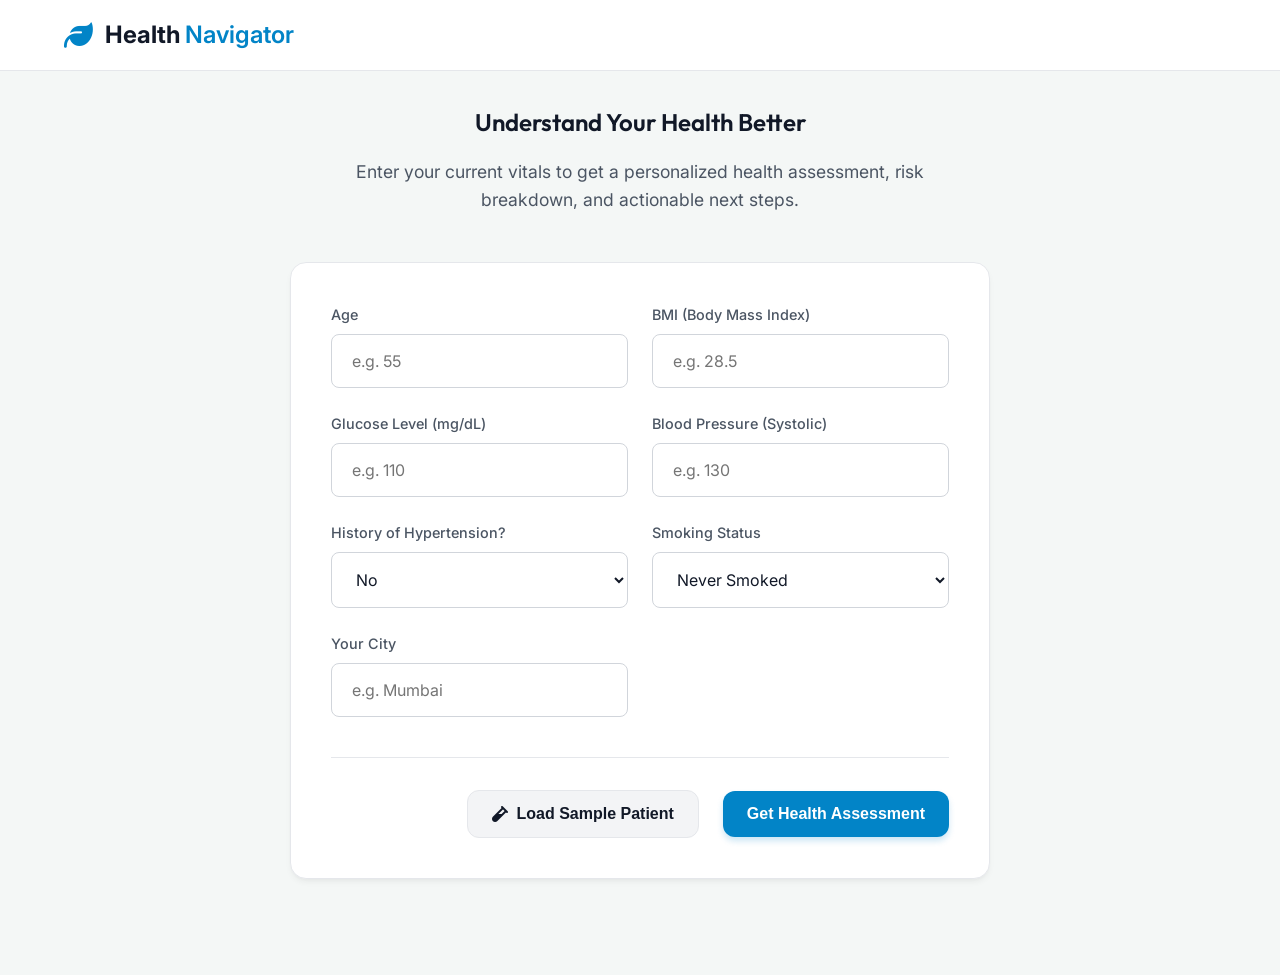
<file: frontend/index.html>
<!DOCTYPE html>
<html lang="en">
<head>
    <meta charset="UTF-8">
    <meta name="viewport" content="width=device-width, initial-scale=1.0">
    <title>AI Health Navigator</title>
    <!-- Modern Typefaces -->
    <link href="https://fonts.googleapis.com/css2?family=Inter:wght@300;400;500;600&family=Outfit:wght@500;600;700&display=swap" rel="stylesheet">
    <link rel="stylesheet" href="styles.css">
    <!-- FontAwesome for robust icons -->
    <link rel="stylesheet" href="https://cdnjs.cloudflare.com/ajax/libs/font-awesome/6.4.0/css/all.min.css">
</head>
<body>

    <!-- Header -->
    <header class="glass-header">
        <div class="header-inner">
            <a href="#" class="logo" onclick="resetView()">
                <i class="fa-solid fa-leaf"></i>
                <span>Health <span class="text-gradient">Navigator</span></span>
            </a>
        </div>
    </header>

    <main class="app-container">
        
        <!-- ==============================================
             VIEW 1: INPUT FORM
        =============================================== -->
        <section id="input-view" class="view active-view">
            
            <div class="input-hero animate-in">
                <h2>Understand Your Health Better</h2>
                <p class="mt-2">Enter your current vitals to get a personalized health assessment, risk breakdown, and actionable next steps.</p>
            </div>

            <div class="glass-panel form-wrapper animate-in delay-1">
                <form id="health-form">
                    <div class="form-grid">
                        <div class="input-field">
                            <label for="age">Age</label>
                            <input type="number" id="age" required placeholder="e.g. 55" min="18" max="120">
                        </div>
                        <div class="input-field">
                            <label for="bmi">BMI (Body Mass Index)</label>
                            <input type="number" id="bmi" step="0.1" required placeholder="e.g. 28.5">
                        </div>
                        <div class="input-field">
                            <label for="glucose">Glucose Level (mg/dL)</label>
                            <input type="number" id="glucose" required placeholder="e.g. 110">
                        </div>
                        <div class="input-field">
                            <label for="bp">Blood Pressure (Systolic)</label>
                            <input type="number" id="bp" required placeholder="e.g. 130">
                        </div>
                        <div class="input-field">
                            <label for="hypertension">History of Hypertension?</label>
                            <select id="hypertension">
                                <option value="0">No</option>
                                <option value="1">Yes</option>
                            </select>
                        </div>
                        <div class="input-field">
                            <label for="smoking">Smoking Status</label>
                            <select id="smoking">
                                <option value="never smoked">Never Smoked</option>
                                <option value="formerly smoked">Formerly Smoked</option>
                                <option value="smokes">Current Smoker</option>
                                <option value="Unknown">Prefer not to say</option>
                            </select>
                        </div>
                        <div class="input-field">
                            <label for="location">Your City</label>
                            <input type="text" id="location" required placeholder="e.g. Mumbai">
                        </div>
                    </div>

                    <div class="form-actions">
                        <button type="button" class="btn btn-secondary" onclick="autoFillMockData()">
                            <i class="fa-solid fa-vial"></i> Load Sample Patient
                        </button>
                        <button type="submit" class="btn btn-primary" id="submitBtn">
                            <span id="submitText">Get Health Assessment</span>
                            <div class="loader hidden" id="submitLoader"></div>
                        </button>
                    </div>
                </form>
            </div>
        </section>

        <!-- ==============================================
             VIEW 2: RESULTS DASHBOARD
        =============================================== -->
        <section id="results-view" class="view">
            
            <div class="dashboard-nav animate-in">
                <h2>Your Health Assessment Dashboard</h2>
                <button class="btn btn-secondary" onclick="resetView()">
                    <i class="fa-solid fa-arrow-left"></i> Start Over
                </button>
            </div>

            <!-- MANDATORY A: Clinical Health Risk Summary -->
            <div class="glass-panel ai-summary-card animate-in delay-1">
                <div class="ai-summary-header">
                    <i class="fa-solid fa-stethoscope fa-lg"></i>
                    <h3 style="font-size: 1.1rem">Clinical Summary</h3>
                </div>
                <p class="ai-summary-text" id="aiSummaryText">
                    <!-- JS populated: "You have a HIGH risk of... " -->
                </p>
            </div>

            <!-- BENTO GRID -->
            <div class="bento-grid">
                
                <!-- C: CHRI Score Section -->
                <div class="glass-panel bento-item col-span-4 animate-in delay-1">
                    <h3 class="bento-title"><i class="fa-solid fa-heart-circle-check"></i> Overall Health Score</h3>
                    <div class="chri-display">
                        <div class="chri-circle-wrap">
                            <div class="chri-progress" id="chriProgress"></div>
                            <div class="chri-inner">
                                <span class="chri-value" id="scoreValue">--</span>
                            </div>
                        </div>
                        <div class="chri-label" id="scoreLabel">Analyzing...</div>
                        <p class="text-sm text-center text-muted mt-2">Combined cardiometabolic index</p>
                        
                        <!-- Benchmark Legend -->
                        <div class="risk-benchmark">
                            <div class="benchmark-item">
                                <div class="bench-color" style="background: var(--health-good)"></div>
                                <div class="bench-text">0-20<br>Low</div>
                            </div>
                            <div class="benchmark-item">
                                <div class="bench-color" style="background: var(--health-warn)"></div>
                                <div class="bench-text">20-40<br>Mod</div>
                            </div>
                            <div class="benchmark-item">
                                <div class="bench-color" style="background: var(--health-alert)"></div>
                                <div class="bench-text">40-70<br>High</div>
                            </div>
                            <div class="benchmark-item">
                                <div class="bench-color" style="background: #b91c1c"></div>
                                <div class="bench-text">70+<br>Crit</div>
                            </div>
                        </div>
                    </div>
                </div>

                <!-- E: Action Recommendation Section (VERY IMPORTANT) -->
                <div class="glass-panel bento-item col-span-8 animate-in delay-2">
                    <h3 class="bento-title"><i class="fa-solid fa-clipboard-list"></i> Action Plan</h3>
                    <div class="action-box">
                        <div class="urgency-badge" id="urgencyBadge">
                            <i class="fa-solid fa-bell"></i> <span id="urgencyText">Routine Checkup</span>
                        </div>
                        <div class="action-steps" id="actionSteps">
                            <!-- JS populated list of gentle, readable actions -->
                        </div>
                    </div>
                </div>

                <!-- B: Disease Risk Breakdown -->
                <div class="glass-panel bento-item col-span-6 animate-in delay-3">
                    <h3 class="bento-title"><i class="fa-solid fa-chart-bar"></i> Specific Risk Breakdown</h3>
                    <p class="text-sm text-muted mb-3">Probability indicators based on your current vitals.</p>
                    <div class="disease-risk-list" id="riskList">
                        <!-- JS populated progress bars -->
                    </div>
                </div>

                <!-- D: Explanation Section (USER-FRIENDLY) -->
                <div class="glass-panel bento-item col-span-6 animate-in delay-3">
                    <h3 class="bento-title"><i class="fa-solid fa-magnifying-glass-chart"></i> Why did we get this result?</h3>
                    <p class="text-sm text-muted mb-3">Your risk is currently most influenced by these factors:</p>
                    <div class="factor-list" id="factorList">
                        <!-- JS populated simple human terms -->
                    </div>
                </div>

                <!-- F: Doctor Recommendation Section -->
                <div class="glass-panel bento-item col-span-12 animate-in delay-4 mt-2">
                    <div style="display:flex; justify-content:space-between; align-items:flex-end;" class="mb-3">
                        <div>
                            <h3 class="bento-title mb-1"><i class="fa-solid fa-user-doctor"></i> Find a Specialist Nearby</h3>
                            <p class="text-sm text-muted">Recommended for your condition based on your location.</p>
                        </div>
                    </div>
                    <div class="doctor-cards" id="doctorLinks">
                        <!-- JS populated OSM facilities -->
                    </div>
                </div>

                <!-- G: Nearby Hospitals/Facilities Section -->
                <div class="glass-panel bento-item col-span-12 animate-in delay-4 mt-2">
                    <div class="mb-3">
                        <h3 class="bento-title mb-1"><i class="fa-solid fa-hospital"></i> Nearby Healthcare Facilities</h3>
                        <p class="text-sm text-muted">General hospitals and clinics in your area.</p>
                    </div>
                    <div class="doctor-cards" id="facilityLinks">
                        <!-- JS populated OSM facilities -->
                    </div>
                </div>
                
            </div>

            <!-- G: Confidence & Disclaimer Section (TRUST LAYER) -->
            <div class="disclaimer-section animate-in delay-4">
                <div class="confidence-badge">
                    <i class="fa-solid fa-shield-halved" id="confIcon"></i>
                    <span>Confidence Level: <strong id="confLevelText">High</strong></span>
                </div>
                <div class="disclaimer-text">
                    <i class="fa-solid fa-circle-info" style="margin-top:2px;"></i>
                    <span>This is a clinical decision-support system and not a definitive medical diagnosis. Always consult with a qualified healthcare professional.</span>
                </div>
            </div>

        </section>

    </main>

    <script src="app.js"></script>
</body>
</html>
</file>
<file: frontend/styles.css>
:root {
    --bg-base: #f4f7f6;
    --bg-surface: #ffffff;
    --bg-surface-hover: #f9fafb;
    
    /* Vibrant Gradients & Accents */
    --accent-primary: #0284c7; /* Clinical Blue */
    --accent-secondary: #0369a1; 
    --accent-mixed: #0284c7; /* Solid color instead of gradient */
    
    /* Health state colors */
    --health-good: #059669;
    --health-warn: #d97706;
    --health-alert: #dc2626;
    
    /* Text */
    --text-primary: #111827;
    --text-secondary: #4b5563;
    
    /* Borders & Glass */
    --glass-border: #e5e7eb;
    --glass-shadow: 0 4px 6px -1px rgba(0, 0, 0, 0.05), 0 2px 4px -1px rgba(0, 0, 0, 0.03);
    
    --radius-lg: 16px;
    --radius-md: 12px;
    --radius-sm: 8px;
}

* { 
    margin: 0; 
    padding: 0; 
    box-sizing: border-box; 
}

body {
    font-family: 'Inter', -apple-system, BlinkMacSystemFont, sans-serif;
    background-color: var(--bg-base);
    color: var(--text-primary);
    line-height: 1.6;
    min-height: 100vh;
    overflow-x: hidden;
}

h1, h2, h3, h4, .number-callout {
    font-family: 'Outfit', sans-serif;
    font-weight: 600;
}

/* Glassmorphism Classes */
.glass-panel {
    background: var(--bg-surface);
    border: 1px solid var(--glass-border);
    border-radius: var(--radius-lg);
    box-shadow: var(--glass-shadow);
    overflow: visible; /* CRITICAL: Allows hover cards to float over grid boundaries */
}

.glass-header {
    position: sticky;
    top: 0;
    z-index: 50;
    background: rgba(255, 255, 255, 0.95);
    backdrop-filter: blur(8px);
    border-bottom: 1px solid var(--glass-border);
    padding: 1rem 0;
}

.header-inner {
    max-width: 1200px;
    margin: 0 auto;
    padding: 0 1.5rem;
    display: flex;
    justify-content: space-between;
    align-items: center;
}

.logo {
    display: flex;
    align-items: center;
    gap: 0.75rem;
    font-size: 1.5rem;
    font-weight: 700;
    color: var(--text-primary);
    text-decoration: none;
}

.logo i {
    color: var(--accent-primary);
    font-size: 1.8rem;
}

.app-container {
    max-width: 1200px;
    margin: 2rem auto;
    padding: 0 1.5rem 4rem;
}

/* Typography Utilities */
.text-gradient {
    color: var(--accent-primary);
    font-weight: 600;
}
.text-muted { color: var(--text-secondary); }
.text-center { text-align: center; }
.text-sm { font-size: 0.875rem; }
.text-lg { font-size: 1.125rem; }
.mb-1 { margin-bottom: 0.5rem; }
.mb-2 { margin-bottom: 1rem; }
.mb-3 { margin-bottom: 1.5rem; }
.mb-4 { margin-bottom: 2.5rem; }
.mt-2 { margin-top: 1rem; }
.mt-4 { margin-top: 2rem; }

/* View Transitions */
.view {
    display: none;
    opacity: 0;
    transform: translateY(10px);
    transition: opacity 0.5s ease, transform 0.5s ease;
}
.view.active-view {
    display: block;
    opacity: 1;
    transform: translateY(0);
}

/* INPUT FORM */
.input-hero {
    text-align: center;
    max-width: 600px;
    margin: 0 auto 3rem;
}

.input-hero p {
    color: var(--text-secondary);
    font-size: 1.1rem;
}

.form-wrapper {
    max-width: 700px;
    margin: 0 auto;
    padding: 2.5rem;
    transition: transform 0.3s ease, box-shadow 0.3s ease;
}

.form-wrapper:hover {
    transform: translateY(-2px);
    box-shadow: 0 12px 24px rgba(0,0,0,0.05);
}

.form-grid {
    display: grid;
    grid-template-columns: repeat(auto-fit, minmax(280px, 1fr));
    gap: 1.5rem;
}

.input-field {
    display: flex;
    flex-direction: column;
    gap: 0.5rem;
}

.input-field label {
    font-size: 0.9rem;
    color: var(--text-secondary);
    font-weight: 500;
}

.input-field input, .input-field select {
    background: #ffffff;
    border: 1px solid #d1d5db;
    border-radius: var(--radius-sm);
    padding: 1rem 1.25rem;
    color: var(--text-primary);
    font-family: inherit;
    font-size: 1rem;
    transition: all 0.3s ease;
}

.input-field input:focus, .input-field select:focus {
    outline: none;
    border-color: var(--accent-primary);
    background: #ffffff;
    box-shadow: 0 0 0 3px rgba(2, 132, 199, 0.15);
}

.form-actions {
    display: flex;
    justify-content: flex-end;
    gap: 1.5rem;
    align-items: center;
    margin-top: 2.5rem;
    padding-top: 2rem;
    border-top: 1px solid var(--glass-border);
}

/* Buttons */
.btn {
    padding: 0.875rem 1.5rem;
    border-radius: var(--radius-md);
    border: none;
    font-weight: 600;
    font-size: 1rem;
    cursor: pointer;
    transition: all 0.3s cubic-bezier(0.4, 0, 0.2, 1);
    display: inline-flex;
    align-items: center;
    justify-content: center;
    gap: 0.5rem;
}

.btn-primary {
    background: var(--accent-primary);
    color: #fff;
    box-shadow: 0 4px 6px rgba(2, 132, 199, 0.2);
}

.btn-primary:hover {
    transform: translateY(-1px);
    box-shadow: 0 6px 12px rgba(2, 132, 199, 0.3);
    filter: brightness(1.05);
}

.btn-primary:active {
    transform: translateY(0);
}

.btn-secondary {
    background: #f3f4f6;
    color: var(--text-primary);
    border: 1px solid var(--glass-border);
}

.btn-secondary:hover {
    background: #e5e7eb;
    border-color: #d1d5db;
}

/* Dashboard Layout */
.dashboard-nav {
    display: flex;
    justify-content: space-between;
    align-items: center;
    margin-bottom: 2rem;
}

.dashboard-nav .btn {
    padding: 0.5rem 1rem;
    font-size: 0.9rem;
}

/* AI Summary Section */
.ai-summary-card {
    padding: 2rem;
    margin-bottom: 2rem;
    border-left: 4px solid var(--accent-primary);
    background: #f0f9ff;
}

.ai-summary-header {
    display: flex;
    align-items: center;
    gap: 0.75rem;
    color: var(--accent-primary);
    margin-bottom: 1rem;
}

.ai-summary-text {
    font-size: 1.15rem;
    line-height: 1.6;
    font-weight: 400;
}

/* Dashboard Grid */
.bento-grid {
    display: grid;
    grid-template-columns: repeat(12, 1fr);
    gap: 1.5rem;
    margin-bottom: 2rem;
}

.bento-item {
    padding: 1.75rem;
    position: relative;
}

.bento-title {
    font-size: 1.1rem;
    margin-bottom: 1.25rem;
    display: flex;
    align-items: center;
    gap: 0.5rem;
}

.col-span-4 { grid-column: span 4; }
.col-span-8 { grid-column: span 8; }
.col-span-6 { grid-column: span 6; }
.col-span-12{ grid-column: span 12; }

@media (max-width: 900px) {
    .bento-grid .col-span-4, 
    .bento-grid .col-span-8, 
    .bento-grid .col-span-6 {
        grid-column: span 12;
    }
    .form-actions {
        flex-direction: column-reverse;
        gap: 1rem;
    }
    .form-actions .btn {
        width: 100%;
    }
}

/* CHRI Display */
.chri-display {
    display: flex;
    flex-direction: column;
    align-items: center;
    justify-content: center;
    padding: 1rem 0;
}

.chri-circle-wrap {
    position: relative;
    width: 160px;
    height: 160px;
    border-radius: 50%;
    background: #e5e7eb;
    display: flex;
    align-items: center;
    justify-content: center;
    margin-bottom: 1rem;
}

.chri-progress {
    position: absolute;
    inset: 0;
    border-radius: 50%;
    background: conic-gradient(var(--accent-primary) 0%, transparent 0%);
    transition: background 1s ease-out;
}

.chri-inner {
    position: absolute;
    inset: 8px;
    background: var(--bg-surface);
    border-radius: 50%;
    display: flex;
    flex-direction: column;
    align-items: center;
    justify-content: center;
    z-index: 2;
    box-shadow: inset 0 2px 4px rgba(0,0,0,0.05);
}

.chri-value {
    font-size: 2.5rem;
    line-height: 1;
    color: var(--text-primary);
    font-weight: 700;
}

.chri-label {
    font-size: 1.25rem;
    font-weight: 600;
    margin-top: 0.5rem;
}

/* Action Recommendations */
.action-box {
    display: flex;
    flex-direction: column;
    height: 100%;
}

.urgency-badge {
    display: inline-flex;
    align-items: center;
    gap: 0.5rem;
    padding: 0.5rem 1rem;
    border-radius: 20px;
    font-weight: 600;
    font-size: 0.9rem;
    margin-bottom: 1.5rem;
    width: fit-content;
}

.urgency-low { background: rgba(16, 185, 129, 0.15); color: var(--health-good); border: 1px solid rgba(16, 185, 129, 0.3); }
.urgency-moderate { background: rgba(245, 158, 11, 0.15); color: var(--health-warn); border: 1px solid rgba(245, 158, 11, 0.3); }
.urgency-high { background: rgba(239, 68, 68, 0.15); color: var(--health-alert); border: 1px solid rgba(239, 68, 68, 0.3); }

.action-steps {
    display: flex;
    flex-direction: column;
    gap: 1rem;
}

.action-step {
    background: #f9fafb;
    border-radius: var(--radius-sm);
    padding: 1rem;
    display: flex;
    gap: 1rem;
    align-items: flex-start;
    border-left: 3px solid var(--accent-secondary);
    transition: transform 0.2s;
    border: 1px solid var(--glass-border);
    border-left-width: 3px;
}
.action-step:hover {
    transform: translateX(4px);
    background: #f3f4f6;
}

.step-icon {
    margin-top: 0.2rem;
    color: var(--accent-secondary);
}

/* Progress Bars (Disease Risk) */
.disease-risk-list {
    display: flex;
    flex-direction: column;
    gap: 1.25rem;
}

.risk-item .risk-header {
    display: flex;
    justify-content: space-between;
    margin-bottom: 0.5rem;
    font-weight: 500;
}

.risk-bar-bg {
    width: 100%;
    height: 10px;
    background: #e5e7eb;
    border-radius: 5px;
    overflow: visible; /* Allow hover cards and tooltips to extend beyond boundaries */
}

.risk-bar-fill {
    height: 100%;
    border-radius: 5px;
    transition: width 1.5s cubic-bezier(0.4, 0, 0.2, 1);
}

/* Explanation Factors */
.factor-list {
    display: grid;
    grid-template-columns: 1fr 1fr;
    gap: 1rem;
}
@media (max-width: 600px) { .factor-list { grid-template-columns: 1fr; } }

.factor-item {
    background: #ffffff;
    padding: 1.25rem;
    border-radius: var(--radius-md);
    display: flex;
    align-items: center;
    gap: 1rem;
    border: 1px solid var(--glass-border);
    transition: transform 0.2s, box-shadow 0.2s;
}

.factor-item:hover {
    transform: translateY(-2px);
    box-shadow: 0 4px 12px rgba(0,0,0,0.05);
}

.factor-icon {
    font-size: 1.25rem;
    width: 24px;
    text-align: center;
}

.factor-content {
    display: flex;
    flex-direction: column;
    gap: 2px;
}

.factor-name {
    text-transform: capitalize;
    font-size: 0.95rem;
    font-weight: 600;
    color: var(--text-primary);
}

.factor-detail {
    font-size: 0.75rem;
    color: var(--text-secondary);
    font-weight: 400;
}

.factor-dot { display: none; } /* Replaced by icons */

.impact-badge {
    font-size: 0.65rem;
    padding: 2px 6px;
    border-radius: 4px;
    font-weight: 700;
    text-transform: uppercase;
    margin-left: auto;
}
.impact-high { background: rgba(220, 38, 38, 0.1); color: var(--health-alert); }
.impact-med { background: rgba(217, 119, 6, 0.1); color: var(--health-warn); }

/* Doctors Section */
.doctor-cards {
    display: grid;
    grid-template-columns: repeat(auto-fit, minmax(250px, 1fr));
    gap: 1rem;
}

.doctor-card {
    background: #ffffff;
    border: 1px solid var(--glass-border);
    border-radius: var(--radius-md);
    padding: 1.5rem;
    transition: all 0.3s cubic-bezier(0.4, 0, 0.2, 1);
    position: relative;
    box-shadow: 0 1px 3px rgba(0,0,0,0.05);
}

.doctor-card:hover {
    background: #f9fafb;
    border-color: #d1d5db;
    transform: translateY(-3px);
    box-shadow: 0 4px 6px rgba(0,0,0,0.05);
    z-index: 1000; /* Ensure it stays on top of subsequent sections */
}

.doc-tag {
    position: absolute;
    top: 0;
    right: 0;
    background: var(--accent-mixed);
    color: white;
    font-size: 0.7rem;
    padding: 0.25rem 0.75rem;
    border-bottom-left-radius: var(--radius-md);
    font-weight: 600;
}

.doc-name {
    font-size: 1.1rem;
    margin-bottom: 0.25rem;
}

.doc-spec {
    color: var(--accent-secondary);
    font-size: 0.85rem;
    font-weight: 500;
    margin-bottom: 1rem;
}

.doc-address {
    font-size: 0.85rem;
    color: var(--text-secondary);
    display: flex;
    gap: 0.5rem;
    align-items: flex-start;
    margin-bottom: 1rem;
}

.doc-link {
    color: var(--accent-primary);
    font-size: 0.85rem;
    text-decoration: none;
    font-weight: 500;
    display: inline-flex;
    align-items: center;
    gap: 0.25rem;
}

.doc-link:hover { text-decoration: underline; }

/* Doctor Info Hover Card */
.doc-info-trigger {
    cursor: help;
    display: flex;
    align-items: center;
    gap: 0.5rem;
    color: var(--accent-primary);
    font-size: 0.85rem;
    font-weight: 600;
    margin-top: 0.5rem;
    padding: 0.25rem 0.5rem;
    background: rgba(2, 132, 199, 0.05);
    border-radius: var(--radius-sm);
    width: fit-content;
}

.doc-hover-card {
    position: absolute;
    inset: 10px; /* Floating slightly inside the card */
    background: rgba(255, 255, 255, 0.98);
    backdrop-filter: blur(4px);
    border: 1px solid var(--accent-primary);
    border-radius: var(--radius-md);
    box-shadow: 0 15px 30px rgba(0,0,0,0.15);
    padding: 1.25rem;
    z-index: 1100;
    opacity: 0;
    visibility: hidden;
    transition: all 0.3s cubic-bezier(0.4, 0, 0.2, 1);
    display: flex;
    flex-direction: column;
    justify-content: space-between;
    pointer-events: none;
}

.doctor-card:hover .doc-hover-card {
    opacity: 1;
    visibility: visible;
    pointer-events: auto;
}

.hover-card-header {
    display: flex;
    justify-content: space-between;
    align-items: flex-start;
    margin-bottom: 0.75rem;
    border-bottom: 1px solid #f3f4f6;
    padding-bottom: 0.5rem;
}

.hover-card-rating {
    background: #fffbeb;
    color: #92400e;
    padding: 2px 8px;
    border-radius: 12px;
    font-size: 0.75rem;
    font-weight: 700;
    display: flex;
    align-items: center;
    gap: 4px;
}

.hover-card-desc {
    font-size: 0.8rem;
    color: var(--text-secondary);
    line-height: 1.4;
    margin-bottom: 0.75rem;
}

.hover-card-review {
    background: #f9fafb;
    padding: 0.75rem;
    border-radius: var(--radius-sm);
    font-size: 0.75rem;
    font-style: italic;
    color: var(--text-primary);
    border-left: 2px solid var(--accent-primary);
}

.hover-card-label {
    font-size: 0.65rem;
    text-transform: uppercase;
    letter-spacing: 0.025em;
    color: var(--text-secondary);
    margin-bottom: 0.25rem;
    font-weight: 700;
}

/* Disclaimer Section */
.disclaimer-section {
    display: flex;
    flex-wrap: wrap;
    justify-content: space-between;
    align-items: center;
    gap: 1rem;
    padding: 1.5rem;
    background: #f9fafb;
    border-radius: var(--radius-sm);
    border: 1px solid var(--glass-border);
}

.disclaimer-text {
    color: var(--text-secondary);
    font-size: 0.85rem;
    max-width: 600px;
    display: flex;
    gap: 0.75rem;
}

.confidence-badge {
    background: #ffffff;
    padding: 0.5rem 1rem;
    border-radius: var(--radius-sm);
    font-size: 0.9rem;
    display: flex;
    align-items: center;
    gap: 0.5rem;
    border: 1px solid var(--glass-border);
}

/* Loading States */
.btn .loader {
    width: 18px;
    height: 18px;
    border: 3px solid rgba(255,255,255,0.3);
    border-top-color: #fff;
    border-radius: 50%;
    animation: spin 1s linear infinite;
}

.hidden { display: none !important; }

@keyframes spin { 100% { transform: rotate(360deg); } }
@keyframes fadeInSlide {
    0% { opacity: 0; transform: translateY(15px); }
    100% { opacity: 1; transform: translateY(0); }
}

.animate-in {
    animation: fadeInSlide 0.6s cubic-bezier(0.2, 0.8, 0.2, 1) forwards;
    opacity: 0;
}
.delay-1 { animation-delay: 0.1s; }
.delay-2 { animation-delay: 0.2s; }
.delay-3 { animation-delay: 0.3s; }
.delay-4 { animation-delay: 0.4s; }

/* Risk Benchmark Legend */
.risk-benchmark {
    display: grid;
    grid-template-columns: repeat(4, 1fr);
    gap: 8px;
    margin-top: 1.5rem;
    padding-top: 1rem;
    border-top: 1px solid rgba(0,0,0,0.05);
}

.benchmark-item {
    display: flex;
    flex-direction: column;
    align-items: center;
    gap: 4px;
}

.bench-color {
    width: 100%;
    height: 4px;
    border-radius: 2px;
}

.bench-text {
    font-size: 0.65rem;
    color: var(--text-secondary);
    text-align: center;
    line-height: 1.2;
    font-weight: 500;
}
</file>
